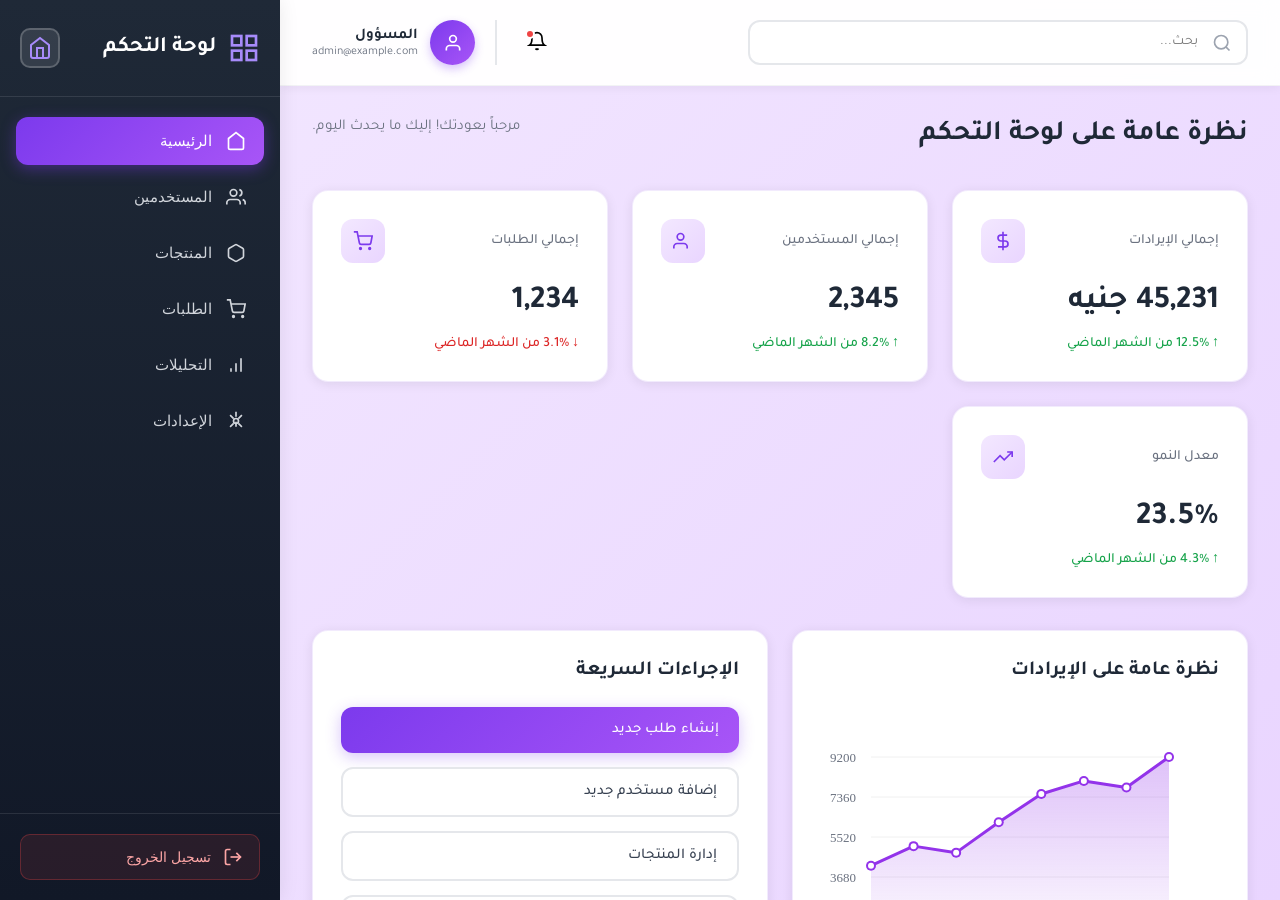
<file: admin.html>
<!DOCTYPE html>
<html lang="ar" dir="rtl">
<head>
    <meta charset="UTF-8">
    <meta name="viewport" content="width=device-width, initial-scale=1.0">
    <title>لوحة التحكم</title>
    <link rel="stylesheet" href="admin.css">
    <script src="https://accounts.google.com/gsi/client" async defer></script>
</head>
<body>
    <div class="dashboard">
        <!-- الشريط الجانبي -->
        <aside class="sidebar">
            <div class="sidebar-header">
                <div class="logo">
                    <svg width="32" height="32" viewBox="0 0 24 24" fill="none" stroke="currentColor" stroke-width="2">
                        <rect x="3" y="3" width="7" height="7"></rect>
                        <rect x="14" y="3" width="7" height="7"></rect>
                        <rect x="14" y="14" width="7" height="7"></rect>
                        <rect x="3" y="14" width="7" height="7"></rect>
                    </svg>
                    <h1>لوحة التحكم</h1>
                </div>
                <a href="index.html" class="back-to-home" title="العودة للموقع">
                    <svg width="24" height="24" viewBox="0 0 24 24" fill="none" stroke="currentColor" stroke-width="2">
                        <path d="M3 9l9-7 9 7v11a2 2 0 0 1-2 2H5a2 2 0 0 1-2-2z"></path>
                        <polyline points="9 22 9 12 15 12 15 22"></polyline>
                    </svg>
                </a>
            </div>
            <nav class="sidebar-nav">
                <button class="nav-item active" data-page="dashboard">
                    <svg width="20" height="20" viewBox="0 0 24 24" fill="none" stroke="currentColor" stroke-width="2">
                        <path d="M3 9l9-7 9 7v11a2 2 0 0 1-2 2H5a2 2 0 0 1-2-2z"></path>
                    </svg>
                    <span>الرئيسية</span>
                </button>
                <button class="nav-item" data-page="users">
                    <svg width="20" height="20" viewBox="0 0 24 24" fill="none" stroke="currentColor" stroke-width="2">
                        <path d="M17 21v-2a4 4 0 0 0-4-4H5a4 4 0 0 0-4 4v2"></path>
                        <circle cx="9" cy="7" r="4"></circle>
                        <path d="M23 21v-2a4 4 0 0 0-3-3.87"></path>
                        <path d="M16 3.13a4 4 0 0 1 0 7.75"></path>
                    </svg>
                    <span>المستخدمين</span>
                </button>
                <button class="nav-item" data-page="products">
                    <svg width="20" height="20" viewBox="0 0 24 24" fill="none" stroke="currentColor" stroke-width="2">
                        <path d="M21 16V8a2 2 0 0 0-1-1.73l-7-4a2 2 0 0 0-2 0l-7 4A2 2 0 0 0 3 8v8a2 2 0 0 0 1 1.73l7 4a2 2 0 0 0 2 0l7-4A2 2 0 0 0 21 16z"></path>
                    </svg>
                    <span>المنتجات</span>
                </button>
                <button class="nav-item" data-page="orders">
                    <svg width="20" height="20" viewBox="0 0 24 24" fill="none" stroke="currentColor" stroke-width="2">
                        <circle cx="9" cy="21" r="1"></circle>
                        <circle cx="20" cy="21" r="1"></circle>
                        <path d="M1 1h4l2.68 13.39a2 2 0 0 0 2 1.61h9.72a2 2 0 0 0 2-1.61L23 6H6"></path>
                    </svg>
                    <span>الطلبات</span>
                </button>
                <button class="nav-item" data-page="analytics">
                    <svg width="20" height="20" viewBox="0 0 24 24" fill="none" stroke="currentColor" stroke-width="2">
                        <line x1="12" y1="20" x2="12" y2="10"></line>
                        <line x1="18" y1="20" x2="18" y2="4"></line>
                        <line x1="6" y1="20" x2="6" y2="16"></line>
                    </svg>
                    <span>التحليلات</span>
                </button>
                <button class="nav-item" data-page="settings">
                    <svg width="20" height="20" viewBox="0 0 24 24" fill="none" stroke="currentColor" stroke-width="2">
                        <circle cx="12" cy="12" r="3"></circle>
                        <path d="M12 1v6m0 6v6"></path>
                        <path d="m4.93 4.93 4.24 4.24m5.66 5.66 4.24 4.24"></path>
                        <path d="m19.07 4.93-4.24 4.24m-5.66 5.66-4.24 4.24"></path>
                    </svg>
                    <span>الإعدادات</span>
                </button>
            </nav>
            <div class="sidebar-footer">
                <button class="logout-btn" onclick="logoutAdmin()">
                    <svg width="20" height="20" viewBox="0 0 24 24" fill="none" stroke="currentColor" stroke-width="2">
                        <path d="M9 21H5a2 2 0 0 1-2-2V5a2 2 0 0 1 2-2h4"></path>
                        <polyline points="16 17 21 12 16 7"></polyline>
                        <line x1="21" y1="12" x2="9" y2="12"></line>
                    </svg>
                    <span>تسجيل الخروج</span>
                </button>
            </div>
        </aside>

        <!-- المحتوى الرئيسي -->
        <div class="main-content">
            <!-- الهيدر -->
            <header class="header">
                <div class="search-container">
                    <svg class="search-icon" width="20" height="20" viewBox="0 0 24 24" fill="none" stroke="currentColor" stroke-width="2">
                        <circle cx="11" cy="11" r="8"></circle>
                        <path d="m21 21-4.35-4.35"></path>
                    </svg>
                    <input type="text" placeholder="بحث..." class="search-input">
                </div>
                <div class="header-actions">
                    <button class="notification-btn">
                        <svg width="20" height="20" viewBox="0 0 24 24" fill="none" stroke="currentColor" stroke-width="2">
                            <path d="M18 8A6 6 0 0 0 6 8c0 7-3 9-3 9h18s-3-2-3-9"></path>
                            <path d="M13.73 21a2 2 0 0 1-3.46 0"></path>
                        </svg>
                        <span class="notification-dot"></span>
                    </button>
                    <div class="user-info">
                        <div class="user-avatar">
                            <svg width="20" height="20" viewBox="0 0 24 24" fill="none" stroke="currentColor" stroke-width="2">
                                <path d="M20 21v-2a4 4 0 0 0-4-4H8a4 4 0 0 0-4 4v2"></path>
                                <circle cx="12" cy="7" r="4"></circle>
                            </svg>
                        </div>
                        <div class="user-details">
                            <div class="user-name">المسؤول</div>
                            <div class="user-email">admin@example.com</div>
                        </div>
                    </div>
                </div>
            </header>

            <!-- صفحة الرئيسية -->
            <main class="content">
                <div class="page" id="dashboard-page">
                    <div class="page-header">
                        <h2>نظرة عامة على لوحة التحكم</h2>
                        <p>مرحباً بعودتك! إليك ما يحدث اليوم.</p>
                    </div>

                    <div class="stats-grid">
                        <div class="stat-card">
                            <div class="stat-header">
                                <span class="stat-title">إجمالي الإيرادات</span>
                                <div class="stat-icon">
                                    <svg width="20" height="20" viewBox="0 0 24 24" fill="none" stroke="currentColor" stroke-width="2">
                                        <line x1="12" y1="1" x2="12" y2="23"></line>
                                        <path d="M17 5H9.5a3.5 3.5 0 0 0 0 7h5a3.5 3.5 0 0 1 0 7H6"></path>
                                    </svg>
                                </div>
                            </div>
                            <div class="stat-value">45,231 جنيه</div>
                            <div class="stat-change positive">↑ 12.5% من الشهر الماضي</div>
                        </div>

                        <div class="stat-card">
                            <div class="stat-header">
                                <span class="stat-title">إجمالي المستخدمين</span>
                                <div class="stat-icon">
                                    <svg width="20" height="20" viewBox="0 0 24 24" fill="none" stroke="currentColor" stroke-width="2">
                                        <path d="M17 21v-2a4 4 0 0 0-4-4H5a4 4 0 0 0-4 4v2"></path>
                                        <circle cx="9" cy="7" r="4"></circle>
                                    </svg>
                                </div>
                            </div>
                            <div class="stat-value">2,345</div>
                            <div class="stat-change positive">↑ 8.2% من الشهر الماضي</div>
                        </div>

                        <div class="stat-card">
                            <div class="stat-header">
                                <span class="stat-title">إجمالي الطلبات</span>
                                <div class="stat-icon">
                                    <svg width="20" height="20" viewBox="0 0 24 24" fill="none" stroke="currentColor" stroke-width="2">
                                        <circle cx="9" cy="21" r="1"></circle>
                                        <circle cx="20" cy="21" r="1"></circle>
                                        <path d="M1 1h4l2.68 13.39a2 2 0 0 0 2 1.61h9.72a2 2 0 0 0 2-1.61L23 6H6"></path>
                                    </svg>
                                </div>
                            </div>
                            <div class="stat-value">1,234</div>
                            <div class="stat-change negative">↓ 3.1% من الشهر الماضي</div>
                        </div>

                        <div class="stat-card">
                            <div class="stat-header">
                                <span class="stat-title">معدل النمو</span>
                                <div class="stat-icon">
                                    <svg width="20" height="20" viewBox="0 0 24 24" fill="none" stroke="currentColor" stroke-width="2">
                                        <polyline points="23 6 13.5 15.5 8.5 10.5 1 18"></polyline>
                                        <polyline points="17 6 23 6 23 12"></polyline>
                                    </svg>
                                </div>
                            </div>
                            <div class="stat-value">23.5%</div>
                            <div class="stat-change positive">↑ 4.3% من الشهر الماضي</div>
                        </div>
                    </div>

                    <div class="grid-2">
                        <div class="card">
                            <h3>نظرة عامة على الإيرادات</h3>
                            <canvas id="revenueChart"></canvas>
                        </div>

                        <div class="card">
                            <h3>الإجراءات السريعة</h3>
                            <div class="quick-actions">
                                <button class="action-btn primary" onclick="openModal('addOrderModal')">إنشاء طلب جديد</button>
                                <button class="action-btn secondary" onclick="openModal('addUserModal')">إضافة مستخدم جديد</button>
                                <button class="action-btn secondary" onclick="openModal('addProductModal')">إدارة المنتجات</button>
                                <button class="action-btn secondary">عرض التقارير</button>
                            </div>
                        </div>
                    </div>

                    <div class="card">
                        <h3>الطلبات الأخيرة</h3>
                        <div class="table-container">
                            <table class="orders-table">
                                <thead>
                                    <tr>
                                        <th>رقم الطلب</th>
                                        <th>العميل</th>
                                        <th>المنتج</th>
                                        <th>المبلغ</th>
                                        <th>الحالة</th>
                                        <th>التاريخ</th>
                                    </tr>
                                </thead>
                                <tbody>
                                    <tr>
                                        <td>#12345</td>
                                        <td>أحمد محمد</td>
                                        <td>الباقة المميزة</td>
                                        <td>299 جنيه</td>
                                        <td><span class="badge completed">مكتمل</span></td>
                                        <td>2026-04-18</td>
                                    </tr>
                                    <tr>
                                        <td>#12346</td>
                                        <td>فاطمة علي</td>
                                        <td>الباقة الأساسية</td>
                                        <td>99 جنيه</td>
                                        <td><span class="badge processing">قيد المعالجة</span></td>
                                        <td>2026-04-18</td>
                                    </tr>
                                    <tr>
                                        <td>#12347</td>
                                        <td>محمود حسن</td>
                                        <td>باقة الأعمال</td>
                                        <td>999 جنيه</td>
                                        <td><span class="badge completed">مكتمل</span></td>
                                        <td>2026-04-17</td>
                                    </tr>
                                    <tr>
                                        <td>#12348</td>
                                        <td>سارة خالد</td>
                                        <td>الباقة المميزة</td>
                                        <td>299 جنيه</td>
                                        <td><span class="badge pending">قيد الانتظار</span></td>
                                        <td>2026-04-17</td>
                                    </tr>
                                    <tr>
                                        <td>#12349</td>
                                        <td>عمر يوسف</td>
                                        <td>الباقة الأساسية</td>
                                        <td>99 جنيه</td>
                                        <td><span class="badge completed">مكتمل</span></td>
                                        <td>2026-04-16</td>
                                    </tr>
                                </tbody>
                            </table>
                        </div>
                    </div>
                </div>

                <!-- صفحة المستخدمين -->
                <div class="page hidden" id="users-page">
                    <div class="page-header">
                        <div>
                            <h2>إدارة المستخدمين</h2>
                            <p>إدارة جميع المستخدمين في النظام</p>
                        </div>
                        <button class="action-btn primary" onclick="openModal('addUserModal')">
                            <svg width="20" height="20" viewBox="0 0 24 24" fill="none" stroke="currentColor" stroke-width="2">
                                <line x1="12" y1="5" x2="12" y2="19"></line>
                                <line x1="5" y1="12" x2="19" y2="12"></line>
                            </svg>
                            إضافة مستخدم جديد
                        </button>
                    </div>

                    <div class="users-grid">
                        <div class="user-card">
                            <div class="user-card-avatar">أ</div>
                            <h4>أحمد محمد</h4>
                            <p>ahmed@example.com</p>
                            <span class="badge completed">نشط</span>
                            <div class="user-card-actions">
                                <button class="icon-btn">تعديل</button>
                                <button class="icon-btn danger">حذف</button>
                            </div>
                        </div>

                        <div class="user-card">
                            <div class="user-card-avatar">ف</div>
                            <h4>فاطمة علي</h4>
                            <p>fatima@example.com</p>
                            <span class="badge completed">نشط</span>
                            <div class="user-card-actions">
                                <button class="icon-btn">تعديل</button>
                                <button class="icon-btn danger">حذف</button>
                            </div>
                        </div>

                        <div class="user-card">
                            <div class="user-card-avatar">م</div>
                            <h4>محمود حسن</h4>
                            <p>mahmoud@example.com</p>
                            <span class="badge pending">معلق</span>
                            <div class="user-card-actions">
                                <button class="icon-btn">تعديل</button>
                                <button class="icon-btn danger">حذف</button>
                            </div>
                        </div>

                        <div class="user-card">
                            <div class="user-card-avatar">س</div>
                            <h4>سارة خالد</h4>
                            <p>sara@example.com</p>
                            <span class="badge completed">نشط</span>
                            <div class="user-card-actions">
                                <button class="icon-btn">تعديل</button>
                                <button class="icon-btn danger">حذف</button>
                            </div>
                        </div>

                        <div class="user-card">
                            <div class="user-card-avatar">ع</div>
                            <h4>عمر يوسف</h4>
                            <p>omar@example.com</p>
                            <span class="badge completed">نشط</span>
                            <div class="user-card-actions">
                                <button class="icon-btn">تعديل</button>
                                <button class="icon-btn danger">حذف</button>
                            </div>
                        </div>

                        <div class="user-card">
                            <div class="user-card-avatar">ن</div>
                            <h4>نور الدين</h4>
                            <p>nour@example.com</p>
                            <span class="badge completed">نشط</span>
                            <div class="user-card-actions">
                                <button class="icon-btn">تعديل</button>
                                <button class="icon-btn danger">حذف</button>
                            </div>
                        </div>
                    </div>
                </div>

                <!-- صفحة المنتجات -->
                <div class="page hidden" id="products-page">
                    <div class="page-header">
                        <div>
                            <h2>إدارة المنتجات</h2>
                            <p>إدارة جميع المنتجات والباقات</p>
                        </div>
                        <button class="action-btn primary" onclick="openModal('addProductModal')">
                            <svg width="20" height="20" viewBox="0 0 24 24" fill="none" stroke="currentColor" stroke-width="2">
                                <line x1="12" y1="5" x2="12" y2="19"></line>
                                <line x1="5" y1="12" x2="19" y2="12"></line>
                            </svg>
                            إضافة منتج جديد
                        </button>
                    </div>

                    <div class="products-grid">
                        <div class="product-card">
                            <div class="product-image">
                                <svg width="60" height="60" viewBox="0 0 24 24" fill="none" stroke="currentColor" stroke-width="2">
                                    <path d="M21 16V8a2 2 0 0 0-1-1.73l-7-4a2 2 0 0 0-2 0l-7 4A2 2 0 0 0 3 8v8a2 2 0 0 0 1 1.73l7 4a2 2 0 0 0 2 0l7-4A2 2 0 0 0 21 16z"></path>
                                </svg>
                            </div>
                            <h4>الباقة الأساسية</h4>
                            <p class="product-price">99 جنيه / شهرياً</p>
                            <p class="product-desc">مناسبة للأفراد والمبتدئين</p>
                            <span class="badge completed">متاح</span>
                            <div class="product-actions">
                                <button class="action-btn secondary" onclick="openEditProductModal('الباقة الأساسية', '99', 'مناسبة للأفراد والمبتدئين')">تعديل</button>
                                <button class="action-btn secondary" onclick="openProductDetails('الباقة الأساسية', '99', 'مناسبة للأفراد والمبتدئين', 'متاح')">عرض التفاصيل</button>
                            </div>
                        </div>

                        <div class="product-card">
                            <div class="product-image">
                                <svg width="60" height="60" viewBox="0 0 24 24" fill="none" stroke="currentColor" stroke-width="2">
                                    <path d="M21 16V8a2 2 0 0 0-1-1.73l-7-4a2 2 0 0 0-2 0l-7 4A2 2 0 0 0 3 8v8a2 2 0 0 0 1 1.73l7 4a2 2 0 0 0 2 0l7-4A2 2 0 0 0 21 16z"></path>
                                </svg>
                            </div>
                            <h4>الباقة المميزة</h4>
                            <p class="product-price">299 جنيه / شهرياً</p>
                            <p class="product-desc">للشركات الصغيرة والمتوسطة</p>
                            <span class="badge completed">متاح</span>
                            <div class="product-actions">
                                <button class="action-btn secondary" onclick="openEditProductModal('الباقة المميزة', '299', 'للشركات الصغيرة والمتوسطة')">تعديل</button>
                                <button class="action-btn secondary" onclick="openProductDetails('الباقة المميزة', '299', 'للشركات الصغيرة والمتوسطة', 'متاح')">عرض التفاصيل</button>
                            </div>
                        </div>

                        <div class="product-card">
                            <div class="product-image">
                                <svg width="60" height="60" viewBox="0 0 24 24" fill="none" stroke="currentColor" stroke-width="2">
                                    <path d="M21 16V8a2 2 0 0 0-1-1.73l-7-4a2 2 0 0 0-2 0l-7 4A2 2 0 0 0 3 8v8a2 2 0 0 0 1 1.73l7 4a2 2 0 0 0 2 0l7-4A2 2 0 0 0 21 16z"></path>
                                </svg>
                            </div>
                            <h4>باقة الأعمال</h4>
                            <p class="product-price">999 جنيه / شهرياً</p>
                            <p class="product-desc">للشركات الكبيرة والمؤسسات</p>
                            <span class="badge completed">متاح</span>
                            <div class="product-actions">
                                <button class="action-btn secondary">تعديل</button>
                                <button class="action-btn secondary">عرض التفاصيل</button>
                            </div>
                        </div>
                    </div>
                </div>

                <!-- صفحة الطلبات -->
                <div class="page hidden" id="orders-page">
                    <div class="page-header">
                        <div>
                            <h2>إدارة الطلبات</h2>
                            <p>متابعة جميع الطلبات والمبيعات</p>
                        </div>
                    </div>

                    <div class="card">
                        <div class="table-container">
                            <table class="orders-table">
                                <thead>
                                    <tr>
                                        <th>رقم الطلب</th>
                                        <th>العميل</th>
                                        <th>المنتج</th>
                                        <th>المبلغ</th>
                                        <th>الحالة</th>
                                        <th>التاريخ</th>
                                        <th>الإجراءات</th>
                                    </tr>
                                </thead>
                                <tbody>
                                    <tr>
                                        <td>#12345</td>
                                        <td>أحمد محمد</td>
                                        <td>الباقة المميزة</td>
                                        <td>299 جنيه</td>
                                        <td><span class="badge completed">مكتمل</span></td>
                                        <td>2026-04-18</td>
                                        <td>
                                            <button class="icon-btn" onclick="openOrderDetails('#12345', 'أحمد محمد', 'الباقة المميزة', '299 جنيه', 'مكتمل', '2026-04-18')">عرض</button>
                                        </td>
                                    </tr>
                                    <tr>
                                        <td>#12346</td>
                                        <td>فاطمة علي</td>
                                        <td>الباقة الأساسية</td>
                                        <td>99 جنيه</td>
                                        <td><span class="badge processing">قيد المعالجة</span></td>
                                        <td>2026-04-18</td>
                                        <td>
                                            <button class="icon-btn" onclick="openOrderDetails('#12346', 'فاطمة علي', 'الباقة الأساسية', '99 جنيه', 'قيد المعالجة', '2026-04-18')">عرض</button>
                                        </td>
                                    </tr>
                                    <tr>
                                        <td>#12347</td>
                                        <td>محمود حسن</td>
                                        <td>باقة الأعمال</td>
                                        <td>999 جنيه</td>
                                        <td><span class="badge completed">مكتمل</span></td>
                                        <td>2026-04-17</td>
                                        <td>
                                            <button class="icon-btn" onclick="openOrderDetails('#12347', 'محمود حسن', 'باقة الأعمال', '999 جنيه', 'مكتمل', '2026-04-17')">عرض</button>
                                        </td>
                                    </tr>
                                    <tr>
                                        <td>#12348</td>
                                        <td>سارة خالد</td>
                                        <td>الباقة المميزة</td>
                                        <td>299 جنيه</td>
                                        <td><span class="badge pending">قيد الانتظار</span></td>
                                        <td>2026-04-17</td>
                                        <td>
                                            <button class="icon-btn" onclick="openOrderDetails('#12348', 'سارة خالد', 'الباقة المميزة', '299 جنيه', 'قيد الانتظار', '2026-04-17')">عرض</button>
                                        </td>
                                    </tr>
                                    <tr>
                                        <td>#12349</td>
                                        <td>عمر يوسف</td>
                                        <td>الباقة الأساسية</td>
                                        <td>99 جنيه</td>
                                        <td><span class="badge completed">مكتمل</span></td>
                                        <td>2026-04-16</td>
                                        <td>
                                            <button class="icon-btn">عرض</button>
                                        </td>
                                    </tr>
                                    <tr>
                                        <td>#12350</td>
                                        <td>نور الدين</td>
                                        <td>الباقة المميزة</td>
                                        <td>299 جنيه</td>
                                        <td><span class="badge processing">قيد المعالجة</span></td>
                                        <td>2026-04-16</td>
                                        <td>
                                            <button class="icon-btn">عرض</button>
                                        </td>
                                    </tr>
                                </tbody>
                            </table>
                        </div>
                    </div>
                </div>

                <!-- صفحة التحليلات -->
                <div class="page hidden" id="analytics-page">
                    <div class="page-header">
                        <h2>التحليلات والتقارير</h2>
                        <p>تتبع الأداء والإحصائيات</p>
                    </div>

                    <div class="stats-grid">
                        <div class="stat-card">
                            <div class="stat-header">
                                <span class="stat-title">إجمالي الزيارات</span>
                                <div class="stat-icon">
                                    <svg width="20" height="20" viewBox="0 0 24 24" fill="none" stroke="currentColor" stroke-width="2">
                                        <path d="M1 12s4-8 11-8 11 8 11 8-4 8-11 8-11-8-11-8z"></path>
                                        <circle cx="12" cy="12" r="3"></circle>
                                    </svg>
                                </div>
                            </div>
                            <div class="stat-value">124,567</div>
                            <div class="stat-change positive">↑ 15.3% من الشهر الماضي</div>
                        </div>

                        <div class="stat-card">
                            <div class="stat-header">
                                <span class="stat-title">معدل التحويل</span>
                                <div class="stat-icon">
                                    <svg width="20" height="20" viewBox="0 0 24 24" fill="none" stroke="currentColor" stroke-width="2">
                                        <polyline points="22 12 18 12 15 21 9 3 6 12 2 12"></polyline>
                                    </svg>
                                </div>
                            </div>
                            <div class="stat-value">18.7%</div>
                            <div class="stat-change positive">↑ 2.1% من الشهر الماضي</div>
                        </div>

                        <div class="stat-card">
                            <div class="stat-header">
                                <span class="stat-title">متوسط قيمة الطلب</span>
                                <div class="stat-icon">
                                    <svg width="20" height="20" viewBox="0 0 24 24" fill="none" stroke="currentColor" stroke-width="2">
                                        <line x1="12" y1="1" x2="12" y2="23"></line>
                                        <path d="M17 5H9.5a3.5 3.5 0 0 0 0 7h5a3.5 3.5 0 0 1 0 7H6"></path>
                                    </svg>
                                </div>
                            </div>
                            <div class="stat-value">365 جنيه</div>
                            <div class="stat-change positive">↑ 5.8% من الشهر الماضي</div>
                        </div>

                        <div class="stat-card">
                            <div class="stat-header">
                                <span class="stat-title">معدل الارتداد</span>
                                <div class="stat-icon">
                                    <svg width="20" height="20" viewBox="0 0 24 24" fill="none" stroke="currentColor" stroke-width="2">
                                        <polyline points="23 6 13.5 15.5 8.5 10.5 1 18"></polyline>
                                    </svg>
                                </div>
                            </div>
                            <div class="stat-value">32.4%</div>
                            <div class="stat-change negative">↓ 3.2% من الشهر الماضي</div>
                        </div>
                    </div>

                    <div class="grid-2">
                        <div class="card">
                            <h3>المبيعات الشهرية</h3>
                            <canvas id="salesChart"></canvas>
                        </div>

                        <div class="card">
                            <h3>توزيع المنتجات</h3>
                            <canvas id="productsChart"></canvas>
                        </div>
                    </div>
                </div>

                <!-- صفحة الإعدادات -->
                <div class="page hidden" id="settings-page">
                    <div class="page-header">
                        <h2>الإعدادات</h2>
                        <p>إدارة إعدادات النظام والحساب</p>
                    </div>

                    <div class="settings-container">
                        <div class="card">
                            <h3>إعدادات الحساب</h3>
                            <div class="settings-form">
                                <div class="form-group">
                                    <label>الاسم الكامل</label>
                                    <input type="text" value="المسؤول" class="form-input">
                                </div>
                                <div class="form-group">
                                    <label>البريد الإلكتروني</label>
                                    <input type="email" value="admin@example.com" class="form-input">
                                </div>
                                <div class="form-group">
                                    <label>رقم الهاتف</label>
                                    <input type="tel" value="+966 50 123 4567" class="form-input">
                                </div>
                                <button class="action-btn primary">حفظ التغييرات</button>
                            </div>
                        </div>

                        <div class="card">
                            <h3>إعدادات الأمان</h3>
                            <div class="settings-form">
                                <div class="form-group">
                                    <label>كلمة المرور الحالية</label>
                                    <input type="password" placeholder="••••••••" class="form-input">
                                </div>
                                <div class="form-group">
                                    <label>كلمة المرور الجديدة</label>
                                    <input type="password" placeholder="••••••••" class="form-input">
                                </div>
                                <div class="form-group">
                                    <label>تأكيد كلمة المرور</label>
                                    <input type="password" placeholder="••••••••" class="form-input">
                                </div>
                                <button class="action-btn primary">تحديث كلمة المرور</button>
                            </div>
                        </div>

                        <div class="card">
                            <h3>إعدادات الإشعارات</h3>
                            <div class="settings-toggles">
                                <div class="toggle-item">
                                    <div>
                                        <h4>إشعارات البريد الإلكتروني</h4>
                                        <p>تلقي إشعارات عبر البريد الإلكتروني</p>
                                    </div>
                                    <label class="toggle">
                                        <input type="checkbox" checked>
                                        <span class="toggle-slider"></span>
                                    </label>
                                </div>
                                <div class="toggle-item">
                                    <div>
                                        <h4>إشعارات الطلبات</h4>
                                        <p>تلقي إشعارات عند إنشاء طلب جديد</p>
                                    </div>
                                    <label class="toggle">
                                        <input type="checkbox" checked>
                                        <span class="toggle-slider"></span>
                                    </label>
                                </div>
                                <div class="toggle-item">
                                    <div>
                                        <h4>إشعارات التقارير</h4>
                                        <p>تلقي تقارير أسبوعية</p>
                                    </div>
                                    <label class="toggle">
                                        <input type="checkbox">
                                        <span class="toggle-slider"></span>
                                    </label>
                                </div>
                            </div>
                        </div>
                    </div>
                </div>
            </main>

            <!-- MODALS -->
            
            <!-- Modal: إضافة مستخدم جديد -->
            <div class="modal" id="addUserModal">
                <div class="modal-content">
                    <div class="modal-header">
                        <h3>إضافة مستخدم جديد</h3>
                        <button class="modal-close" onclick="closeModal('addUserModal')">&times;</button>
                    </div>
                    <div class="modal-body">
                        <form id="addUserForm">
                            <div class="form-group">
                                <label>اسم المستخدم</label>
                                <input type="text" name="fullName" placeholder="أدخل الاسم الكامل" required>
                            </div>
                            <div class="form-group">
                                <label>البريد الإلكتروني</label>
                                <input type="email" name="email" placeholder="example@email.com" required>
                            </div>
                            <div class="form-group">
                                <label>رقم الهاتف</label>
                                <input type="tel" name="phone" placeholder="0501234567" required>
                            </div>
                            <div class="form-group">
                                <label>الحالة</label>
                                <select name="status" required>
                                    <option value="">اختر الحالة</option>
                                    <option value="active">نشط</option>
                                    <option value="inactive">غير نشط</option>
                                </select>
                            </div>
                        </form>
                    </div>
                    <div class="modal-footer">
                        <button type="button" class="btn btn-secondary" onclick="closeModal('addUserModal')">إلغاء</button>
                        <button type="submit" form="addUserForm" class="btn btn-primary">إضافة</button>
                    </div>
                </div>
            </div>

            <!-- Modal: إضافة منتج جديد -->
            <div class="modal" id="addProductModal">
                <div class="modal-content">
                    <div class="modal-header">
                        <h3>إضافة منتج جديد</h3>
                        <button class="modal-close" onclick="closeModal('addProductModal')">&times;</button>
                    </div>
                    <div class="modal-body">
                        <form id="addProductForm">
                            <div class="form-group">
                                <label>اسم المنتج</label>
                                <input type="text" name="productName" placeholder="أدخل اسم المنتج" required>
                            </div>
                            <div class="form-group">
                                <label>السعر (جنيه)</label>
                                <input type="number" name="price" placeholder="0.00" required>
                            </div>
                            <div class="form-group">
                                <label>الوصف</label>
                                <textarea name="description" placeholder="أدخل وصف المنتج" rows="4" required></textarea>
                            </div>
                            <div class="form-group">
                                <label>الحالة</label>
                                <select name="productStatus" required>
                                    <option value="">اختر الحالة</option>
                                    <option value="available">متاح</option>
                                    <option value="unavailable">غير متاح</option>
                                </select>
                            </div>
                        </form>
                    </div>
                    <div class="modal-footer">
                        <button type="button" class="btn btn-secondary" onclick="closeModal('addProductModal')">إلغاء</button>
                        <button type="submit" form="addProductForm" class="btn btn-primary">إضافة</button>
                    </div>
                </div>
            </div>

            <!-- Modal: إضافة طلب جديد -->
            <div class="modal" id="addOrderModal">
                <div class="modal-content">
                    <div class="modal-header">
                        <h3>إضافة طلب جديد</h3>
                        <button class="modal-close" onclick="closeModal('addOrderModal')">&times;</button>
                    </div>
                    <div class="modal-body">
                        <form id="addOrderForm">
                            <div class="form-group">
                                <label>العميل</label>
                                <input type="text" name="customerName" placeholder="أدخل اسم العميل" required>
                            </div>
                            <div class="form-group">
                                <label>المنتج</label>
                                <select name="product" required>
                                    <option value="">اختر المنتج</option>
                                    <option value="basic">الباقة الأساسية - 99 جنيه</option>
                                    <option value="premium">الباقة المميزة - 299 جنيه</option>
                                    <option value="business">باقة الأعمال - 999 جنيه</option>
                                </select>
                            </div>
                            <div class="form-group">
                                <label>البريد الإلكتروني</label>
                                <input type="email" name="customerEmail" placeholder="customer@email.com" required>
                            </div>
                            <div class="form-group">
                                <label>الحالة</label>
                                <select name="orderStatus" required>
                                    <option value="">اختر الحالة</option>
                                    <option value="completed">مكتمل</option>
                                    <option value="processing">قيد المعالجة</option>
                                    <option value="pending">قيد الانتظار</option>
                                </select>
                            </div>
                        </form>
                    </div>
                    <div class="modal-footer">
                        <button type="button" class="btn btn-secondary" onclick="closeModal('addOrderModal')">إلغاء</button>
                        <button type="submit" form="addOrderForm" class="btn btn-primary">إضافة</button>
                    </div>
                </div>
            </div>

            <!-- Modal: عرض تفاصيل الطلب -->
            <div class="modal" id="orderDetailsModal">
                <div class="modal-content">
                    <div class="modal-header">
                        <h3>تفاصيل الطلب</h3>
                        <button class="modal-close" onclick="closeModal('orderDetailsModal')">&times;</button>
                    </div>
                    <div class="modal-body">
                        <div class="order-details">
                            <div class="detail-row">
                                <label>رقم الطلب:</label>
                                <span id="orderNumber">-</span>
                            </div>
                            <div class="detail-row">
                                <label>اسم العميل:</label>
                                <span id="orderCustomer">-</span>
                            </div>
                            <div class="detail-row">
                                <label>المنتج:</label>
                                <span id="orderProduct">-</span>
                            </div>
                            <div class="detail-row">
                                <label>المبلغ:</label>
                                <span id="orderAmount">-</span>
                            </div>
                            <div class="detail-row">
                                <label>الحالة:</label>
                                <span id="orderStatus">-</span>
                            </div>
                            <div class="detail-row">
                                <label>التاريخ:</label>
                                <span id="orderDate">-</span>
                            </div>
                        </div>
                    </div>
                    <div class="modal-footer">
                        <button type="button" class="btn btn-secondary" onclick="closeModal('orderDetailsModal')">إغلاق</button>
                        <button type="button" class="btn btn-primary">تحديث الحالة</button>
                    </div>
                </div>
            </div>
        </div>
    </div>

    <script src="admin.js"></script>
    <script src="script.js"></script>
</body>
</html>
</file>
<file: admin.css>
@import url('https://fonts.googleapis.com/css2?family=Tajawal:wght@300;400;500;700&display=swap');

* {
    margin: 0;
    padding: 0;
    box-sizing: border-box;
}

body {
    font-family: 'Tajawal', 'Segoe UI', sans-serif;
    background: linear-gradient(135deg, #f3e8ff 0%, #e9d5ff 100%);
    direction: rtl;
    color: #1f2937;
}

.dashboard {
    display: flex;
    height: 100vh;
    flex-direction: row-reverse;
}

/* الشريط الجانبي */
.sidebar {
    width: 280px;
    background: linear-gradient(180deg, #1f2937 0%, #111827 100%);
    color: white;
    display: flex;
    flex-direction: column;
    box-shadow: -2px 0 20px rgba(0, 0, 0, 0.1);
    z-index: 10;
}

.sidebar-header {
    padding: 28px 20px;
    border-bottom: 1px solid rgba(255, 255, 255, 0.1);
    display: flex;
    justify-content: space-between;
    align-items: center;
    gap: 16px;
}

.logo {
    display: flex;
    align-items: center;
    gap: 12px;
}

.logo svg {
    color: #a78bfa;
}

.logo h1 {
    font-size: 22px;
    font-weight: 700;
}

.back-to-home {
    display: flex;
    align-items: center;
    justify-content: center;
    width: 40px;
    height: 40px;
    border-radius: 10px;
    background: rgba(255, 255, 255, 0.1);
    border: 2px solid rgba(255, 255, 255, 0.2);
    color: #a78bfa;
    text-decoration: none;
    transition: all 0.3s ease;
    cursor: pointer;
    flex-shrink: 0;
}

.back-to-home:hover {
    background: rgba(167, 139, 250, 0.2);
    border-color: #a78bfa;
    color: #e9d5ff;
    transform: translateY(-2px);
    box-shadow: 0 4px 12px rgba(167, 139, 250, 0.3);
}

.sidebar-nav {
    flex: 1;
    padding: 20px 16px;
    overflow-y: auto;
}

.nav-item {
    width: 100%;
    display: flex;
    align-items: center;
    gap: 14px;
    padding: 14px 18px;
    background: none;
    border: none;
    color: #d1d5db;
    cursor: pointer;
    border-radius: 12px;
    margin-bottom: 8px;
    transition: all 0.3s ease;
    font-size: 15px;
    font-weight: 500;
    position: relative;
    overflow: hidden;
}

.nav-item::before {
    content: '';
    position: absolute;
    top: 0;
    right: 0;
    width: 0;
    height: 100%;
    background: linear-gradient(90deg, rgba(124, 58, 237, 0.2), rgba(168, 85, 247, 0.2));
    transition: width 0.3s ease;
    z-index: -1;
}

.nav-item:hover::before {
    width: 100%;
}

.nav-item:hover {
    color: white;
    transform: translateX(-4px);
}

.nav-item.active {
    background: linear-gradient(135deg, #7c3aed 0%, #a855f7 100%);
    color: white;
    box-shadow: 0 4px 15px rgba(124, 58, 237, 0.4);
}

.nav-item.active::before {
    display: none;
}

.sidebar-footer {
    padding: 20px;
    border-top: 1px solid rgba(255, 255, 255, 0.1);
}

.logout-btn {
    width: 100%;
    display: flex;
    align-items: center;
    gap: 12px;
    padding: 12px 16px;
    background: rgba(239, 68, 68, 0.1);
    border: 1px solid rgba(239, 68, 68, 0.3);
    color: #fca5a5;
    cursor: pointer;
    border-radius: 10px;
    transition: all 0.3s;
    font-size: 14px;
}

.logout-btn:hover {
    background: rgba(239, 68, 68, 0.2);
    color: #ef4444;
}

/* المحتوى الرئيسي */
.main-content {
    flex: 1;
    display: flex;
    flex-direction: column;
    overflow: hidden;
}

/* الهيدر */
.header {
    background: rgba(255, 255, 255, 0.95);
    backdrop-filter: blur(10px);
    border-bottom: 1px solid rgba(229, 231, 235, 0.5);
    padding: 20px 32px;
    display: flex;
    align-items: center;
    justify-content: space-between;
    box-shadow: 0 2px 10px rgba(0, 0, 0, 0.05);
}

.search-container {
    position: relative;
    flex: 1;
    max-width: 500px;
}

.search-icon {
    position: absolute;
    right: 16px;
    top: 50%;
    transform: translateY(-50%);
    color: #9ca3af;
}

.search-input {
    width: 100%;
    padding: 12px 48px 12px 16px;
    border: 2px solid #e5e7eb;
    border-radius: 12px;
    outline: none;
    font-size: 14px;
    font-family: 'Tajawal', sans-serif;
    transition: all 0.3s;
}

.search-input:focus {
    border-color: #7c3aed;
    box-shadow: 0 0 0 4px rgba(124, 58, 237, 0.1);
}

.header-actions {
    display: flex;
    align-items: center;
    gap: 20px;
}

.notification-btn {
    padding: 10px;
    background: none;
    border: none;
    cursor: pointer;
    border-radius: 10px;
    position: relative;
    transition: all 0.3s;
}

.notification-btn:hover {
    background-color: #f3e8ff;
    transform: scale(1.05);
}

.notification-dot {
    position: absolute;
    top: 8px;
    left: 8px;
    width: 10px;
    height: 10px;
    background-color: #ef4444;
    border-radius: 50%;
    border: 2px solid white;
    animation: pulse 2s infinite;
}

@keyframes pulse {
    0%, 100% {
        opacity: 1;
    }
    50% {
        opacity: 0.5;
    }
}

.user-info {
    display: flex;
    align-items: center;
    gap: 12px;
    padding-right: 20px;
    border-right: 2px solid #e5e7eb;
}

.user-avatar {
    width: 45px;
    height: 45px;
    background: linear-gradient(135deg, #7c3aed 0%, #a855f7 100%);
    border-radius: 50%;
    display: flex;
    align-items: center;
    justify-content: center;
    color: white;
    box-shadow: 0 4px 10px rgba(124, 58, 237, 0.3);
}

.user-details {
    text-align: right;
}

.user-name {
    font-size: 15px;
    font-weight: 600;
    color: #1f2937;
}

.user-email {
    font-size: 12px;
    color: #6b7280;
}

/* المحتوى */
.content {
    flex: 1;
    overflow-y: auto;
    padding: 32px;
    scroll-behavior: smooth;
}

.content::-webkit-scrollbar {
    width: 8px;
}

.content::-webkit-scrollbar-track {
    background: rgba(0, 0, 0, 0.05);
}

.content::-webkit-scrollbar-thumb {
    background: #a855f7;
    border-radius: 4px;
}

.page {
    animation: fadeIn 0.4s ease;
}

.page.hidden {
    display: none;
}

@keyframes fadeIn {
    from {
        opacity: 0;
        transform: translateY(10px);
    }
    to {
        opacity: 1;
        transform: translateY(0);
    }
}

.page-header {
    margin-bottom: 32px;
    display: flex;
    justify-content: space-between;
    align-items: flex-start;
}

.page-header h2 {
    font-size: 28px;
    font-weight: 700;
    color: #1f2937;
    margin-bottom: 6px;
}

.page-header p {
    color: #6b7280;
    font-size: 15px;
}

/* بطاقات الإحصائيات */
.stats-grid {
    display: grid;
    grid-template-columns: repeat(auto-fit, minmax(260px, 1fr));
    gap: 24px;
    margin-bottom: 32px;
}

.stat-card {
    background: white;
    border-radius: 16px;
    padding: 28px;
    box-shadow: 0 2px 12px rgba(0, 0, 0, 0.08);
    border: 1px solid rgba(124, 58, 237, 0.1);
    transition: all 0.3s ease;
}

.stat-card:hover {
    transform: translateY(-4px);
    box-shadow: 0 8px 25px rgba(124, 58, 237, 0.15);
}

.stat-header {
    display: flex;
    align-items: center;
    justify-content: space-between;
    margin-bottom: 20px;
}

.stat-title {
    color: #6b7280;
    font-size: 14px;
    font-weight: 500;
}

.stat-icon {
    padding: 12px;
    background: linear-gradient(135deg, #f3e8ff 0%, #e9d5ff 100%);
    border-radius: 12px;
    color: #7c3aed;
    display: flex;
    align-items: center;
    justify-content: center;
}

.stat-value {
    font-size: 32px;
    font-weight: 700;
    margin-bottom: 12px;
    color: #1f2937;
}

.stat-change {
    font-size: 14px;
    font-weight: 500;
}

.stat-change.positive {
    color: #16a34a;
}

.stat-change.negative {
    color: #dc2626;
}

/* الشبكة */
.grid-2 {
    display: grid;
    grid-template-columns: repeat(auto-fit, minmax(450px, 1fr));
    gap: 24px;
    margin-bottom: 32px;
}

.card {
    background: white;
    border-radius: 16px;
    padding: 28px;
    box-shadow: 0 2px 12px rgba(0, 0, 0, 0.08);
    border: 1px solid rgba(124, 58, 237, 0.1);
}

.card h3 {
    font-size: 20px;
    font-weight: 600;
    margin-bottom: 24px;
    color: #1f2937;
}

/* الرسم البياني */
#revenueChart,
#salesChart,
#productsChart {
    width: 100%;
    height: 300px;
}

/* الإجراءات السريعة */
.quick-actions {
    display: flex;
    flex-direction: column;
    gap: 14px;
}

.action-btn {
    padding: 14px 20px;
    border: none;
    border-radius: 12px;
    cursor: pointer;
    text-align: right;
    font-size: 15px;
    font-weight: 500;
    transition: all 0.3s ease;
    font-family: 'Tajawal', sans-serif;
    display: flex;
    align-items: center;
    gap: 8px;
}

.action-btn.primary {
    background: linear-gradient(135deg, #7c3aed 0%, #a855f7 100%);
    color: white;
    box-shadow: 0 4px 15px rgba(124, 58, 237, 0.3);
}

.action-btn.primary:hover {
    transform: translateY(-2px);
    box-shadow: 0 6px 20px rgba(124, 58, 237, 0.4);
}

.action-btn.secondary {
    background-color: white;
    color: #374151;
    border: 2px solid #e5e7eb;
}

.action-btn.secondary:hover {
    background-color: #f3e8ff;
    border-color: #a855f7;
    color: #7c3aed;
}

/* جدول الطلبات */
.table-container {
    overflow-x: auto;
}

.orders-table {
    width: 100%;
    border-collapse: collapse;
}

.orders-table th {
    text-align: right;
    padding: 16px;
    font-size: 14px;
    font-weight: 600;
    color: #6b7280;
    background-color: #f9fafb;
    border-bottom: 2px solid #e5e7eb;
}

.orders-table td {
    padding: 16px;
    font-size: 14px;
    border-bottom: 1px solid #f3f4f6;
}

.orders-table tr:hover {
    background-color: #f3e8ff;
}

.badge {
    display: inline-block;
    padding: 6px 14px;
    border-radius: 20px;
    font-size: 12px;
    font-weight: 500;
}

.badge.completed {
    background-color: #dcfce7;
    color: #15803d;
}

.badge.processing {
    background-color: #f3e8ff;
    color: #6d28d9;
}

.badge.pending {
    background-color: #fef3c7;
    color: #a16207;
}

/* بطاقات المستخدمين */
.users-grid {
    display: grid;
    grid-template-columns: repeat(auto-fill, minmax(280px, 1fr));
    gap: 24px;
}

.user-card {
    background: white;
    border-radius: 16px;
    padding: 28px;
    box-shadow: 0 2px 12px rgba(0, 0, 0, 0.08);
    border: 1px solid rgba(124, 58, 237, 0.1);
    text-align: center;
    transition: all 0.3s ease;
}

.user-card:hover {
    transform: translateY(-4px);
    box-shadow: 0 8px 25px rgba(124, 58, 237, 0.15);
}

.user-card-avatar {
    width: 80px;
    height: 80px;
    background: linear-gradient(135deg, #7c3aed 0%, #a855f7 100%);
    border-radius: 50%;
    display: flex;
    align-items: center;
    justify-content: center;
    color: white;
    font-size: 32px;
    font-weight: 700;
    margin: 0 auto 16px;
    box-shadow: 0 4px 15px rgba(124, 58, 237, 0.3);
}

.user-card h4 {
    font-size: 18px;
    margin-bottom: 8px;
    color: #1f2937;
}

.user-card p {
    color: #6b7280;
    font-size: 14px;
    margin-bottom: 12px;
}

.user-card-actions {
    display: flex;
    gap: 10px;
    margin-top: 16px;
}

.icon-btn {
    flex: 1;
    padding: 10px 16px;
    border: 2px solid #e5e7eb;
    background: white;
    color: #374151;
    border-radius: 10px;
    cursor: pointer;
    font-size: 13px;
    font-weight: 500;
    transition: all 0.3s;
    font-family: 'Tajawal', sans-serif;
}

.icon-btn:hover {
    background-color: #f3e8ff;
    border-color: #a855f7;
    color: #7c3aed;
}

.icon-btn.danger {
    color: #dc2626;
}

.icon-btn.danger:hover {
    background-color: #fee2e2;
    border-color: #ef4444;
}

/* بطاقات المنتجات */
.products-grid {
    display: grid;
    grid-template-columns: repeat(auto-fill, minmax(320px, 1fr));
    gap: 24px;
}

.product-card {
    background: white;
    border-radius: 16px;
    padding: 28px;
    box-shadow: 0 2px 12px rgba(0, 0, 0, 0.08);
    border: 1px solid rgba(124, 58, 237, 0.1);
    text-align: center;
    transition: all 0.3s ease;
}

.product-card:hover {
    transform: translateY(-4px);
    box-shadow: 0 8px 25px rgba(124, 58, 237, 0.15);
}

.product-image {
    width: 100px;
    height: 100px;
    background: linear-gradient(135deg, #f3e8ff 0%, #e9d5ff 100%);
    border-radius: 16px;
    display: flex;
    align-items: center;
    justify-content: center;
    margin: 0 auto 20px;
    color: #7c3aed;
}

.product-card h4 {
    font-size: 20px;
    margin-bottom: 12px;
    color: #1f2937;
}

.product-price {
    font-size: 24px;
    font-weight: 700;
    color: #7c3aed;
    margin-bottom: 8px;
}

.product-desc {
    color: #6b7280;
    font-size: 14px;
    margin-bottom: 16px;
}

.product-actions {
    display: flex;
    gap: 10px;
    margin-top: 20px;
}

/* الإعدادات */
.settings-container {
    display: grid;
    gap: 24px;
}

.settings-form {
    display: flex;
    flex-direction: column;
    gap: 20px;
}

.form-group {
    display: flex;
    flex-direction: column;
    gap: 8px;
}

.form-group label {
    font-size: 14px;
    font-weight: 600;
    color: #374151;
}

.form-input {
    padding: 12px 16px;
    border: 2px solid #e5e7eb;
    border-radius: 10px;
    font-size: 14px;
    font-family: 'Tajawal', sans-serif;
    transition: all 0.3s;
    outline: none;
}

.form-input:focus {
    border-color: #7c3aed;
    box-shadow: 0 0 0 4px rgba(124, 58, 237, 0.1);
}

.settings-toggles {
    display: flex;
    flex-direction: column;
    gap: 20px;
}

.toggle-item {
    display: flex;
    justify-content: space-between;
    align-items: center;
    padding: 16px 0;
    border-bottom: 1px solid #f3f4f6;
}

.toggle-item:last-child {
    border-bottom: none;
}

.toggle-item h4 {
    font-size: 15px;
    color: #1f2937;
    margin-bottom: 4px;
}

.toggle-item p {
    font-size: 13px;
    color: #6b7280;
}

.toggle {
    position: relative;
    display: inline-block;
    width: 52px;
    height: 28px;
}

.toggle input {
    opacity: 0;
    width: 0;
    height: 0;
}

.toggle-slider {
    position: absolute;
    cursor: pointer;
    top: 0;
    left: 0;
    right: 0;
    bottom: 0;
    background-color: #e5e7eb;
    transition: 0.4s;
    border-radius: 28px;
}

.toggle-slider:before {
    position: absolute;
    content: "";
    height: 20px;
    width: 20px;
    right: 4px;
    bottom: 4px;
    background-color: white;
    transition: 0.4s;
    border-radius: 50%;
}

.toggle input:checked + .toggle-slider {
    background: linear-gradient(135deg, #7c3aed 0%, #a855f7 100%);
}

.toggle input:checked + .toggle-slider:before {
    transform: translateX(-24px);
}

/* التجاوب */
@media (max-width: 1024px) {
    .grid-2 {
        grid-template-columns: 1fr;
    }
}

@media (max-width: 768px) {
    .dashboard {
        flex-direction: column;
    }

    .sidebar {
        width: 100%;
        height: auto;
    }

    .sidebar-nav {
        display: grid;
        grid-template-columns: repeat(3, 1fr);
        gap: 8px;
    }

    .nav-item span {
        display: none;
    }

    .header {
        flex-direction: column;
        gap: 16px;
    }

    .search-container {
        max-width: 100%;
    }

    .stats-grid {
        grid-template-columns: 1fr;
    }

    .products-grid,
    .users-grid {
        grid-template-columns: 1fr;
    }
}

/* ==========================================
   MODALS
   ========================================== */

.modal {
    display: none;
    position: fixed;
    top: 0;
    left: 0;
    width: 100%;
    height: 100%;
    background: rgba(0, 0, 0, 0.6);
    z-index: 1000;
    align-items: center;
    justify-content: center;
    direction: rtl;
}

.modal.active {
    display: flex;
}

.modal-content {
    background: white;
    border-radius: 12px;
    width: 90%;
    max-width: 500px;
    box-shadow: 0 20px 60px rgba(0, 0, 0, 0.3);
    animation: slideIn 0.3s ease-out;
}

@keyframes slideIn {
    from {
        transform: translateY(-50px);
        opacity: 0;
    }
    to {
        transform: translateY(0);
        opacity: 1;
    }
}

.modal-header {
    padding: 24px;
    border-bottom: 1px solid #e5e7eb;
    display: flex;
    justify-content: space-between;
    align-items: center;
}

.modal-header h3 {
    font-size: 22px;
    font-weight: 600;
    color: #1f2937;
}

.modal-close {
    background: none;
    border: none;
    font-size: 28px;
    color: #6b7280;
    cursor: pointer;
    padding: 0;
    width: 32px;
    height: 32px;
    display: flex;
    align-items: center;
    justify-content: center;
    transition: all 0.2s;
}

.modal-close:hover {
    color: #ef4444;
    transform: scale(1.2);
}

.modal-body {
    padding: 24px;
}

.form-group {
    margin-bottom: 18px;
}

.form-group:last-child {
    margin-bottom: 0;
}

.form-group label {
    display: block;
    margin-bottom: 8px;
    font-weight: 600;
    color: #374151;
    font-size: 14px;
}

.form-group input,
.form-group select,
.form-group textarea {
    width: 100%;
    padding: 10px 12px;
    border: 1px solid #d1d5db;
    border-radius: 8px;
    font-family: inherit;
    font-size: 14px;
    color: #1f2937;
    transition: all 0.2s;
}

.form-group input:focus,
.form-group select:focus,
.form-group textarea:focus {
    outline: none;
    border-color: #7c3aed;
    box-shadow: 0 0 0 3px rgba(124, 58, 237, 0.1);
}

.form-group textarea {
    resize: vertical;
    min-height: 100px;
}

.modal-footer {
    padding: 20px 24px;
    border-top: 1px solid #e5e7eb;
    display: flex;
    gap: 12px;
    justify-content: flex-end;
}

.modal-footer .btn {
    padding: 10px 20px;
    border-radius: 8px;
    border: none;
    font-weight: 600;
    cursor: pointer;
    transition: all 0.2s;
    font-size: 14px;
}

.modal-footer .btn-primary {
    background: #7c3aed;
    color: white;
}

.modal-footer .btn-primary:hover {
    background: #6d28d9;
    transform: translateY(-2px);
    box-shadow: 0 4px 12px rgba(124, 58, 237, 0.4);
}

.modal-footer .btn-secondary {
    background: #e5e7eb;
    color: #1f2937;
}

.modal-footer .btn-secondary:hover {
    background: #d1d5db;
}

/* ==========================================
   MODALS
   ========================================== */

.modal {
    display: none;
    position: fixed;
    top: 0;
    left: 0;
    width: 100%;
    height: 100%;
    background: rgba(0, 0, 0, 0.6);
    z-index: 1000;
    align-items: center;
    justify-content: center;
    direction: rtl;
}

.modal.active {
    display: flex;
}

.modal-content {
    background: white;
    border-radius: 12px;
    width: 90%;
    max-width: 500px;
    box-shadow: 0 20px 60px rgba(0, 0, 0, 0.3);
    animation: slideIn 0.3s ease-out;
}

@keyframes slideIn {
    from {
        transform: translateY(-50px);
        opacity: 0;
    }
    to {
        transform: translateY(0);
        opacity: 1;
    }
}

.modal-header {
    padding: 24px;
    border-bottom: 1px solid #e5e7eb;
    display: flex;
    justify-content: space-between;
    align-items: center;
}

.modal-header h3 {
    font-size: 22px;
    font-weight: 600;
    color: #1f2937;
}

.modal-close {
    background: none;
    border: none;
    font-size: 28px;
    color: #6b7280;
    cursor: pointer;
    padding: 0;
    width: 32px;
    height: 32px;
    display: flex;
    align-items: center;
    justify-content: center;
    transition: all 0.2s;
}

.modal-close:hover {
    color: #ef4444;
    transform: scale(1.2);
}

.modal-body {
    padding: 24px;
}

.form-group {
    margin-bottom: 18px;
}

.form-group:last-child {
    margin-bottom: 0;
}

.form-group label {
    display: block;
    margin-bottom: 8px;
    font-weight: 600;
    color: #374151;
    font-size: 14px;
}

.form-group input,
.form-group select,
.form-group textarea {
    width: 100%;
    padding: 10px 12px;
    border: 1px solid #d1d5db;
    border-radius: 8px;
    font-family: inherit;
    font-size: 14px;
    color: #1f2937;
    transition: all 0.2s;
}

.form-group input:focus,
.form-group select:focus,
.form-group textarea:focus {
    outline: none;
    border-color: #7c3aed;
    box-shadow: 0 0 0 3px rgba(124, 58, 237, 0.1);
}

.form-group textarea {
    resize: vertical;
    min-height: 100px;
}

.modal-footer {
    padding: 20px 24px;
    border-top: 1px solid #e5e7eb;
    display: flex;
    gap: 12px;
    justify-content: flex-end;
}

.modal-footer .btn {
    padding: 10px 20px;
    border-radius: 8px;
    border: none;
    font-weight: 600;
    cursor: pointer;
    transition: all 0.2s;
    font-size: 14px;
}

.modal-footer .btn-primary {
    background: #7c3aed;
    color: white;
}

.modal-footer .btn-primary:hover {
    background: #6d28d9;
    transform: translateY(-2px);
    box-shadow: 0 4px 12px rgba(124, 58, 237, 0.4);
}

.modal-footer .btn-secondary {
    background: #e5e7eb;
    color: #1f2937;
}

.modal-footer .btn-secondary:hover {
    background: #d1d5db;
}
</file>
